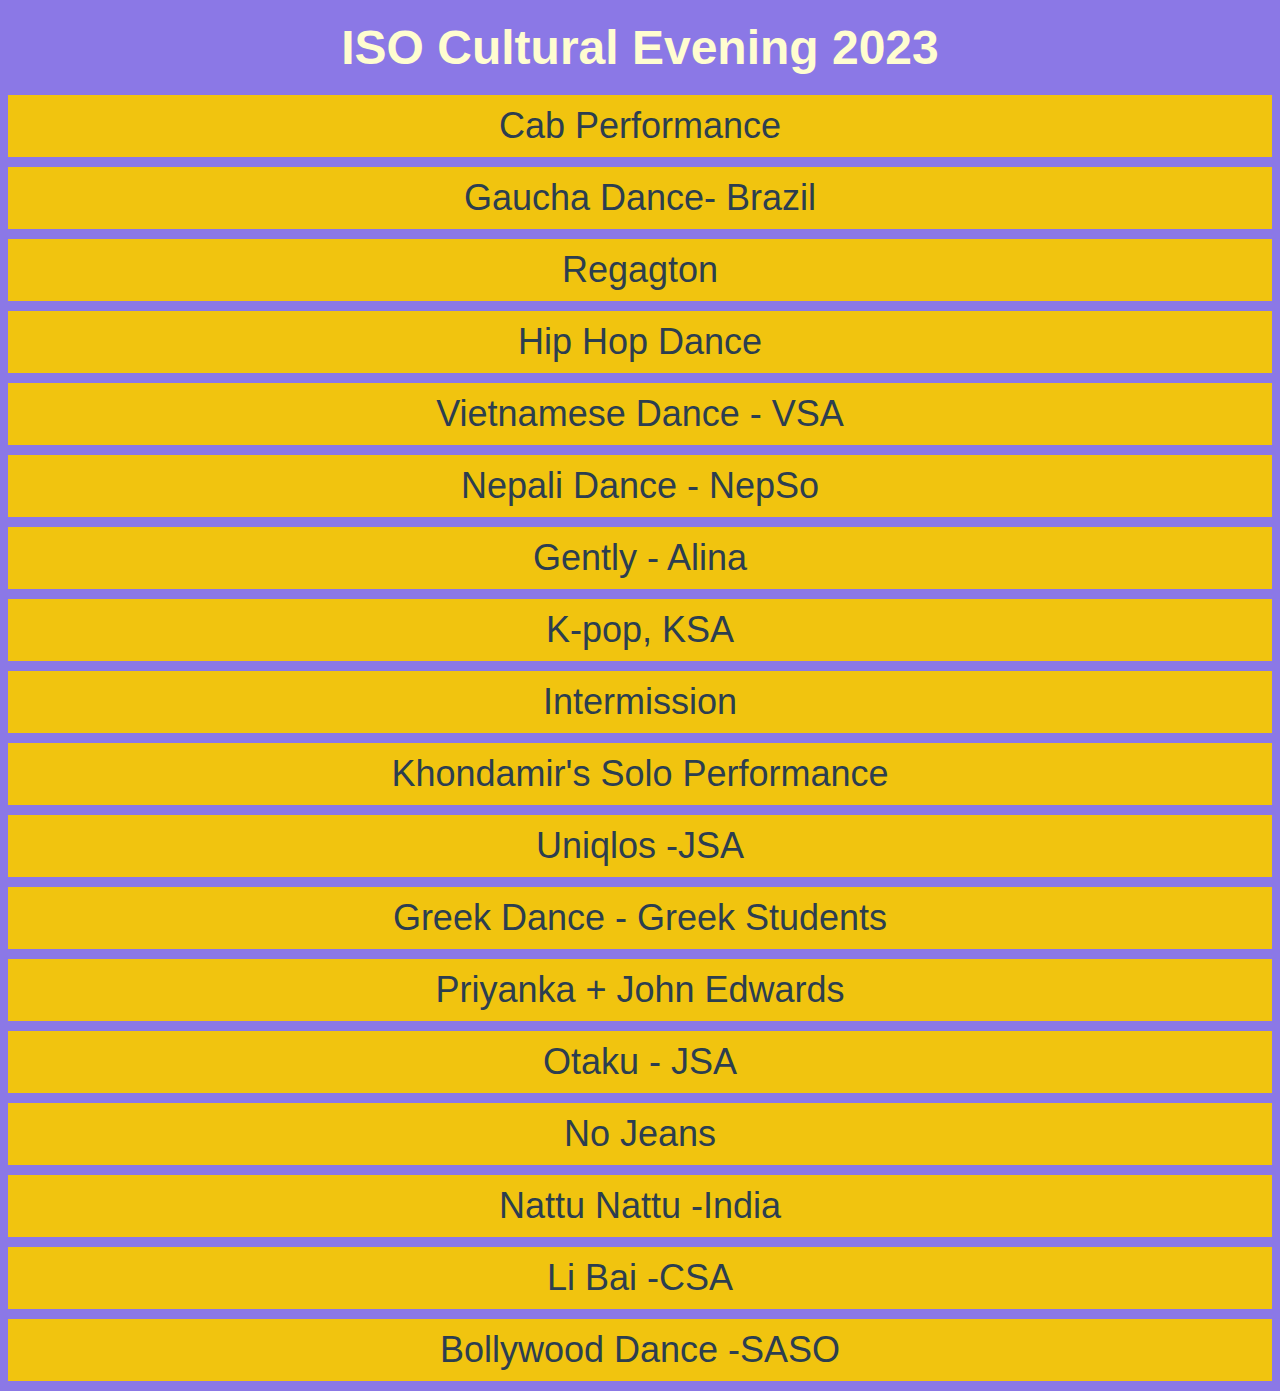
<file: cultural_evening.html>
<!DOCTYPE html>
<html>
<link rel="stylesheet" type="text/css" href="style_c.css">

<head>
    <title>Dummy List</title>
</head>

<body>
    <h1>ISO Cultural Evening 2023</h1>
    <ul id="myList">
        <li>Cab Performance</li>
        <li>Gaucha Dance- Brazil</li>
        <li>Regagton</li>
        <li>Hip Hop Dance </li>
        <li>Vietnamese Dance - VSA </li>
        <li>Nepali Dance - NepSo </li>
        <li>Gently - Alina </li>
        <li>K-pop, KSA </li>
        <li>Intermission</li>
        <li>Khondamir's Solo Performance</li>
        <li>Uniqlos -JSA </li>
        <li>Greek Dance - Greek Students </li>
        <li>Priyanka + John Edwards</li>
        <li>Otaku - JSA </li>
        <li>No Jeans </li>
        <li>Nattu Nattu -India </li>
        <li>Li Bai -CSA</li>
        <li>Bollywood Dance -SASO</li>
    </ul>
</body>

</html>
</file>
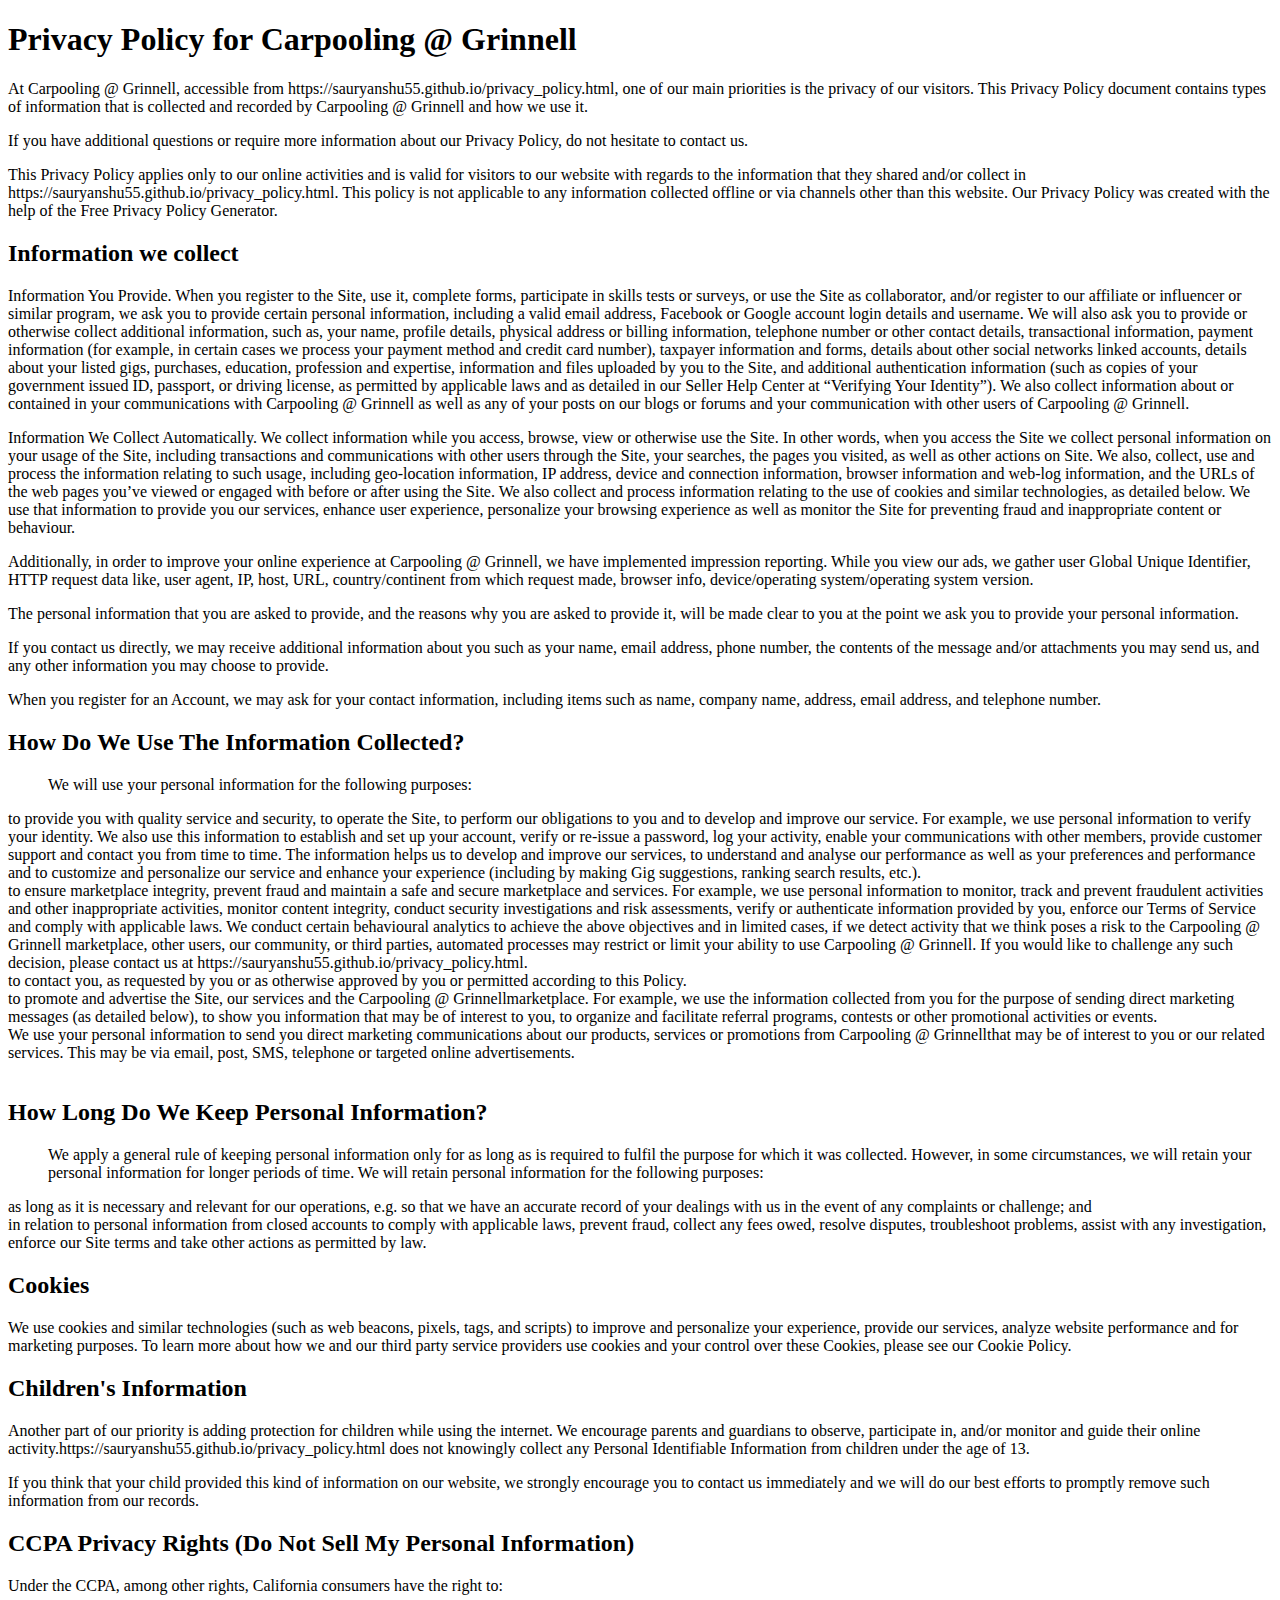
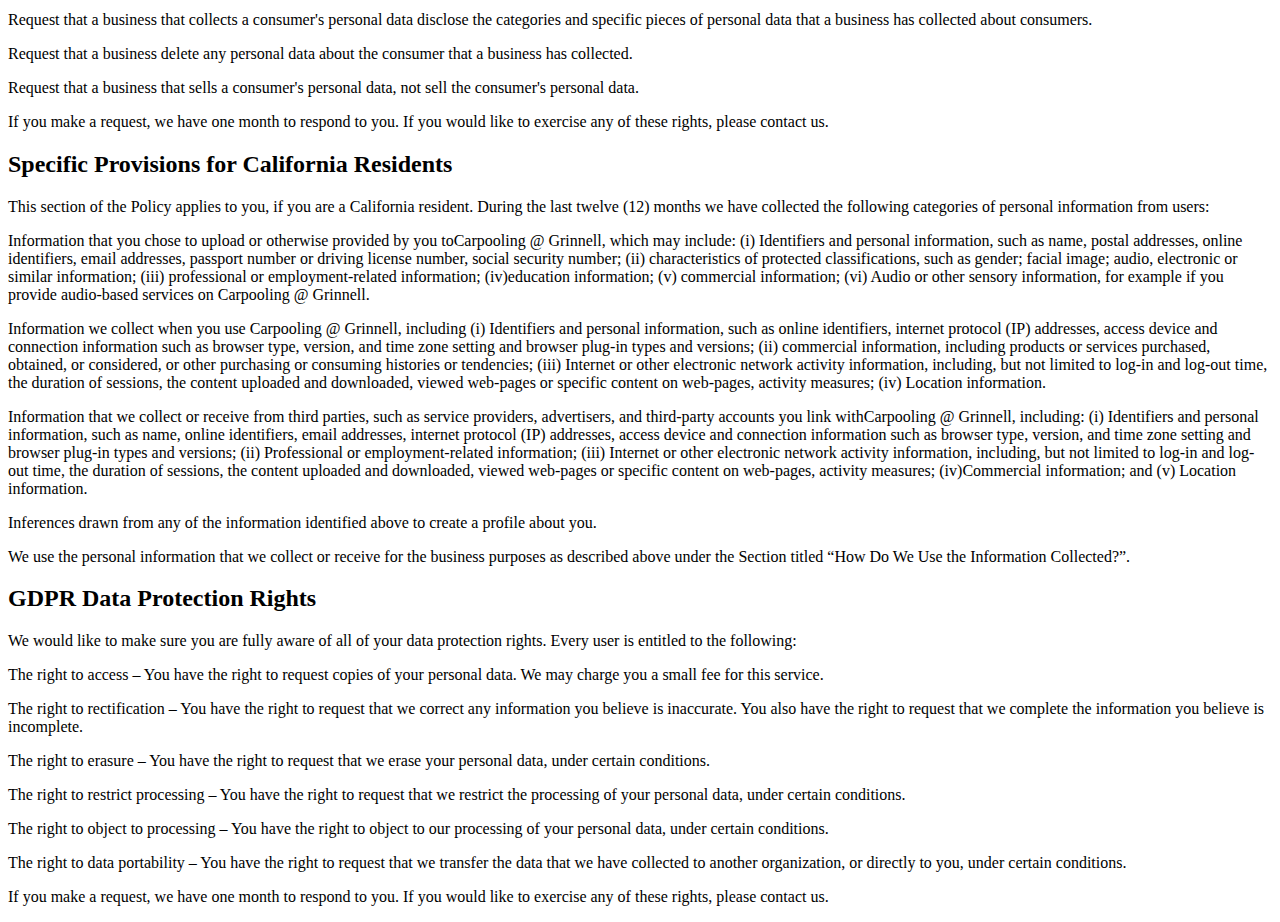
<file: privacy_policy.html>
<!DOCTYPE html><html lang='en'><head> <meta charset='UTF-8'> <meta http-equiv='X-UA-Compatible' content='IE=edge'> <meta name='viewport' content='width=device-width, initial-scale=1.0'> <title>Policy Generated by Trickuweb.com</title></head><body><h1 class="text-3xl text-center mt-12">Privacy Policy for Carpooling @ Grinnell</h1><p class="mt-4">At Carpooling @ Grinnell, accessible from https://sauryanshu55.github.io/privacy_policy.html, one of our main priorities is the privacy of our visitors. This Privacy Policy document contains types of information that is collected and recorded by Carpooling @ Grinnell and how we use it.</p><p>If you have additional questions or require more information about our Privacy Policy, do not hesitate to contact us.</p><p>This Privacy Policy applies only to our online activities and is valid for visitors to our website with regards to the information that they shared and/or collect in https://sauryanshu55.github.io/privacy_policy.html. This policy is not applicable to any information collected offline or via channels other than this website. Our Privacy Policy was created with the help of the Free Privacy Policy Generator.</p><h2 class="text-2xl mt-8">Information we collect</h2><p>Information You Provide. When you register to the Site, use it, complete forms, participate in skills tests or surveys, or use the Site as collaborator, and/or register to our affiliate or influencer or similar program, we ask you to provide certain personal information, including a valid email address, Facebook or Google account login details and username. We will also ask you to provide or otherwise collect additional information, such as, your name, profile details, physical address or billing information, telephone number or other contact details, transactional information, payment information (for example, in certain cases we process your payment method and credit card number), taxpayer information and forms, details about other social networks linked accounts, details about your listed gigs, purchases, education, profession and expertise, information and files uploaded by you to the Site, and additional authentication information (such as copies of your government issued ID, passport, or driving license, as permitted by applicable laws and as detailed in our Seller Help Center at “Verifying Your Identity”). We also collect information about or contained in your communications with Carpooling @ Grinnell as well as any of your posts on our blogs or forums and your communication with other users of Carpooling @ Grinnell.</p><p>Information We Collect Automatically. We collect information while you access, browse, view or otherwise use the Site. In other words, when you access the Site we collect personal information on your usage of the Site, including transactions and communications with other users through the Site, your searches, the pages you visited, as well as other actions on Site. We also, collect, use and process the information relating to such usage, including geo-location information, IP address, device and connection information, browser information and web-log information, and the URLs of the web pages you’ve viewed or engaged with before or after using the Site. We also collect and process information relating to the use of cookies and similar technologies, as detailed below. We use that information to provide you our services, enhance user experience, personalize your browsing experience as well as monitor the Site for preventing fraud and inappropriate content or behaviour.</p><p>Additionally, in order to improve your online experience at Carpooling @ Grinnell, we have implemented impression reporting. While you view our ads, we gather user Global Unique Identifier, HTTP request data like, user agent, IP, host, URL, country/continent from which request made, browser info, device/operating system/operating system version.</p><p>The personal information that you are asked to provide, and the reasons why you are asked to provide it, will be made clear to you at the point we ask you to provide your personal information.</p><p>If you contact us directly, we may receive additional information about you such as your name, email address, phone number, the contents of the message and/or attachments you may send us, and any other information you may choose to provide.</p><p>When you register for an Account, we may ask for your contact information, including items such as name, company name, address, email address, and telephone number.</p><h2 class="text-2xl mt-8">How Do We Use The Information Collected?</h2><div><ul>We will use your personal information for the following purposes:</ul><li>to provide you with quality service and security, to operate the Site, to perform our obligations to you and to develop and improve our service. For example, we use personal information to verify your identity. We also use this information to establish and set up your account, verify or re-issue a password, log your activity, enable your communications with other members, provide customer support and contact you from time to time. The information helps us to develop and improve our services, to understand and analyse our performance as well as your preferences and performance and to customize and personalize our service and enhance your experience (including by making Gig suggestions, ranking search results, etc.).</li><li>to ensure marketplace integrity, prevent fraud and maintain a safe and secure marketplace and services. For example, we use personal information to monitor, track and prevent fraudulent activities and other inappropriate activities, monitor content integrity, conduct security investigations and risk assessments, verify or authenticate information provided by you, enforce our Terms of Service and comply with applicable laws. We conduct certain behavioural analytics to achieve the above objectives and in limited cases, if we detect activity that we think poses a risk to the Carpooling @ Grinnell marketplace, other users, our community, or third parties, automated processes may restrict or limit your ability to use Carpooling @ Grinnell. If you would like to challenge any such decision, please contact us at https://sauryanshu55.github.io/privacy_policy.html.</li><li>to contact you, as requested by you or as otherwise approved by you or permitted according to this Policy.</li><li>to promote and advertise the Site, our services and the Carpooling @ Grinnellmarketplace. For example, we use the information collected from you for the purpose of sending direct marketing messages (as detailed below), to show you information that may be of interest to you, to organize and facilitate referral programs, contests or other promotional activities or events.</li><li>We use your personal information to send you direct marketing communications about our products, services or promotions from Carpooling @ Grinnellthat may be of interest to you or our related services. This may be via email, post, SMS, telephone or targeted online advertisements.</li><li></li></div><h2>How Long Do We Keep Personal Information?</h2><ul>We apply a general rule of keeping personal information only for as long as is required to fulfil the purpose for which it was collected. However, in some circumstances, we will retain your personal information for longer periods of time. We will retain personal information for the following purposes:</ul><li>as long as it is necessary and relevant for our operations, e.g. so that we have an accurate record of your dealings with us in the event of any complaints or challenge; and</li><li>in relation to personal information from closed accounts to comply with applicable laws, prevent fraud, collect any fees owed, resolve disputes, troubleshoot problems, assist with any investigation, enforce our Site terms and take other actions as permitted by law.</li><h2 class="text-2xl mt-8">Cookies</h2><p>We use cookies and similar technologies (such as web beacons, pixels, tags, and scripts) to improve and personalize your experience, provide our services, analyze website performance and for marketing purposes. To learn more about how we and our third party service providers use cookies and your control over these Cookies, please see our Cookie Policy.</p><h2 class="text-2xl mt-8">Children's Information</h2><p>Another part of our priority is adding protection for children while using the internet. We encourage parents and guardians to observe, participate in, and/or monitor and guide their online activity.https://sauryanshu55.github.io/privacy_policy.html does not knowingly collect any Personal Identifiable Information from children under the age of 13.</p><p>If you think that your child provided this kind of information on our website, we strongly encourage you to contact us immediately and we will do our best efforts to promptly remove such information from our records.</p><h2 class="text-2xl mt-8">CCPA Privacy Rights (Do Not Sell My Personal Information)</h2><p>Under the CCPA, among other rights, California consumers have the right to:</p><p>Request that a business that collects a consumer's personal data disclose the categories and specific pieces of personal data that a business has collected about consumers.</p><p>Request that a business delete any personal data about the consumer that a business has collected.</p><p>Request that a business that sells a consumer's personal data, not sell the consumer's personal data.</p><p>If you make a request, we have one month to respond to you. If you would like to exercise any of these rights, please contact us.</p><h2 class="text-2xl mt-8">Specific Provisions for California Residents</h2><p>This section of the Policy applies to you, if you are a California resident. During the last twelve (12) months we have collected the following categories of personal information from users:</p><p>Information that you chose to upload or otherwise provided by you toCarpooling @ Grinnell, which may include: (i) Identifiers and personal information, such as name, postal addresses, online identifiers, email addresses, passport number or driving license number, social security number; (ii) characteristics of protected classifications, such as gender; facial image; audio, electronic or similar information; (iii) professional or employment-related information; (iv)education information; (v) commercial information; (vi) Audio or other sensory information, for example if you provide audio-based services on Carpooling @ Grinnell.</p><p>Information we collect when you use Carpooling @ Grinnell, including (i) Identifiers and personal information, such as online identifiers, internet protocol (IP) addresses, access device and connection information such as browser type, version, and time zone setting and browser plug-in types and versions; (ii) commercial information, including products or services purchased, obtained, or considered, or other purchasing or consuming histories or tendencies; (iii) Internet or other electronic network activity information, including, but not limited to log-in and log-out time, the duration of sessions, the content uploaded and downloaded, viewed web-pages or specific content on web-pages, activity measures; (iv) Location information.</p><p>Information that we collect or receive from third parties, such as service providers, advertisers, and third-party accounts you link withCarpooling @ Grinnell, including: (i) Identifiers and personal information, such as name, online identifiers, email addresses, internet protocol (IP) addresses, access device and connection information such as browser type, version, and time zone setting and browser plug-in types and versions; (ii) Professional or employment-related information; (iii) Internet or other electronic network activity information, including, but not limited to log-in and log-out time, the duration of sessions, the content uploaded and downloaded, viewed web-pages or specific content on web-pages, activity measures; (iv)Commercial information; and (v) Location information.</p><p>Inferences drawn from any of the information identified above to create a profile about you.</p><p>We use the personal information that we collect or receive for the business purposes as described above under the Section titled “How Do We Use the Information Collected?”.</p><h2 class="text-2xl mt-8">GDPR Data Protection Rights</h2><p>We would like to make sure you are fully aware of all of your data protection rights. Every user is entitled to the following:</p><p>The right to access – You have the right to request copies of your personal data. We may charge you a small fee for this service.</p><p>The right to rectification – You have the right to request that we correct any information you believe is inaccurate. You also have the right to request that we complete the information you believe is incomplete.</p><p>The right to erasure – You have the right to request that we erase your personal data, under certain conditions.</p><p>The right to restrict processing – You have the right to request that we restrict the processing of your personal data, under certain conditions.</p><p>The right to object to processing – You have the right to object to our processing of your personal data, under certain conditions.</p><p>The right to data portability – You have the right to request that we transfer the data that we have collected to another organization, or directly to you, under certain conditions.</p><p>If you make a request, we have one month to respond to you. If you would like to exercise any of these rights, please contact us.</p></body></html>
</file>
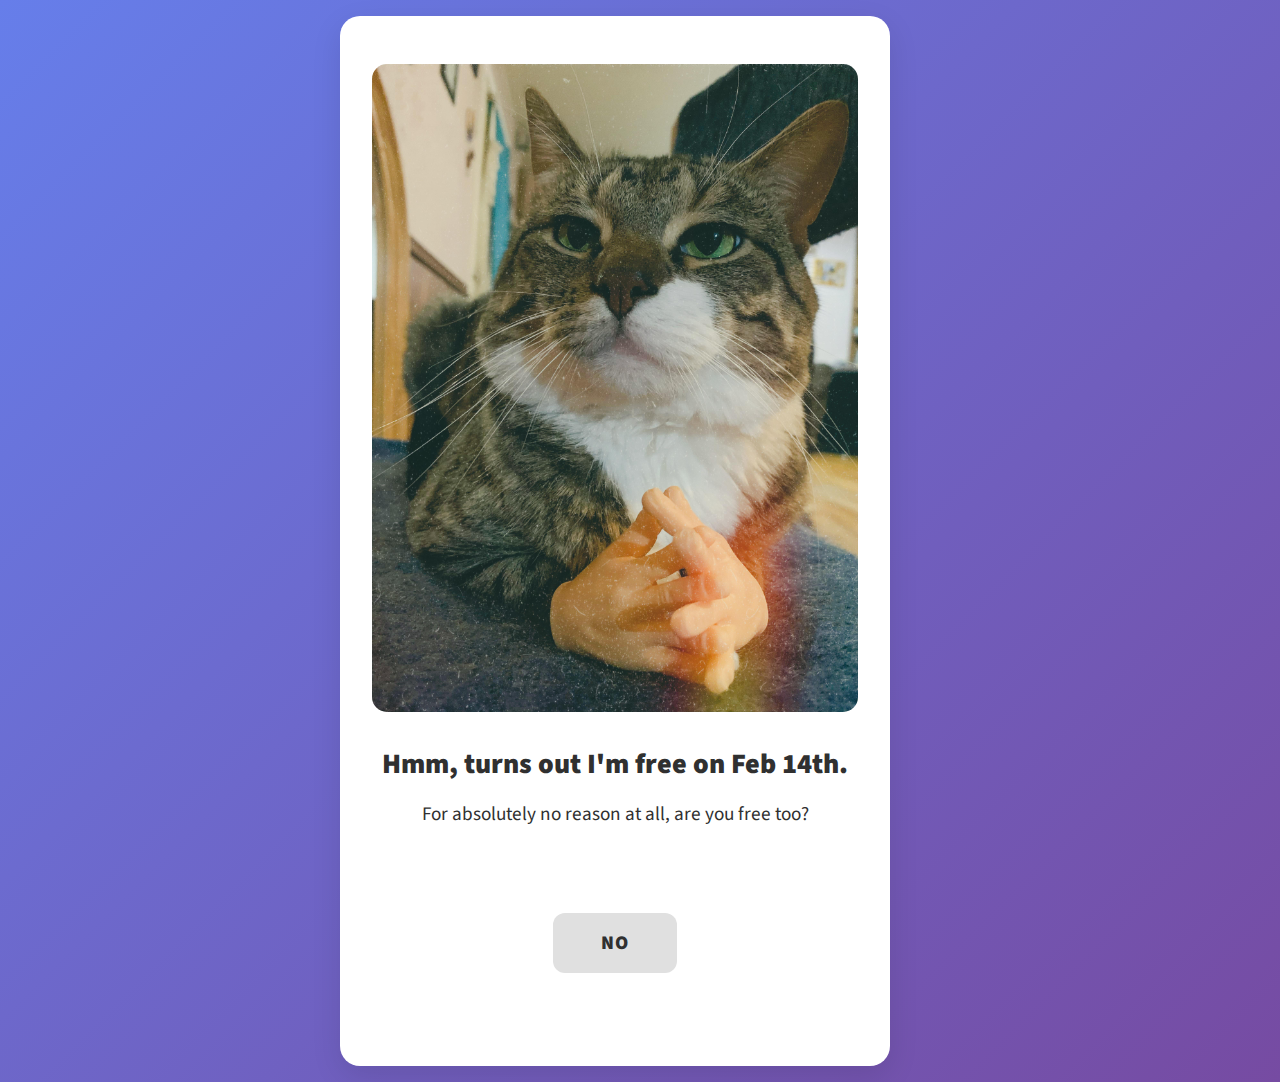
<file: valentine-q1.html>
<!DOCTYPE html>
<html lang="en">
<head>
  <meta charset="UTF-8">
  <meta name="viewport" content="width=device-width, initial-scale=1.0">
  <title>Quick Question</title>
  <link href="https://fonts.googleapis.com/css?family=Source+Code+Pro:400,900|Source+Sans+Pro:300,900&display=swap" rel="stylesheet">
  <link rel="stylesheet" href="CSS/valentine.css">
  <link rel="icon" type="image/x-icon" href="images/favicon.ico">
</head>
<body>
  <div class="container">
    <div class="card question-card">
      <div class="image-container">
        <img src="images\xjy36d74vir91.jpg" alt="Calendar" class="question-image">
      </div>
      <h2>Hmm, turns out I'm free on Feb 14th.</h2>
      <p class="question-text">For absolutely no reason at all, are you free too? </p>
      
      <div class="button-container" id="buttonContainer">
        <button id="noButton" class="btn btn-no">NO</button>
        <button id="yesButton" class="btn btn-yes hidden">YES</button>
      </div>
    </div>
  </div>

  <script src="JavaScript/valentine-q1.js"></script>
</body>
</html>
</file>
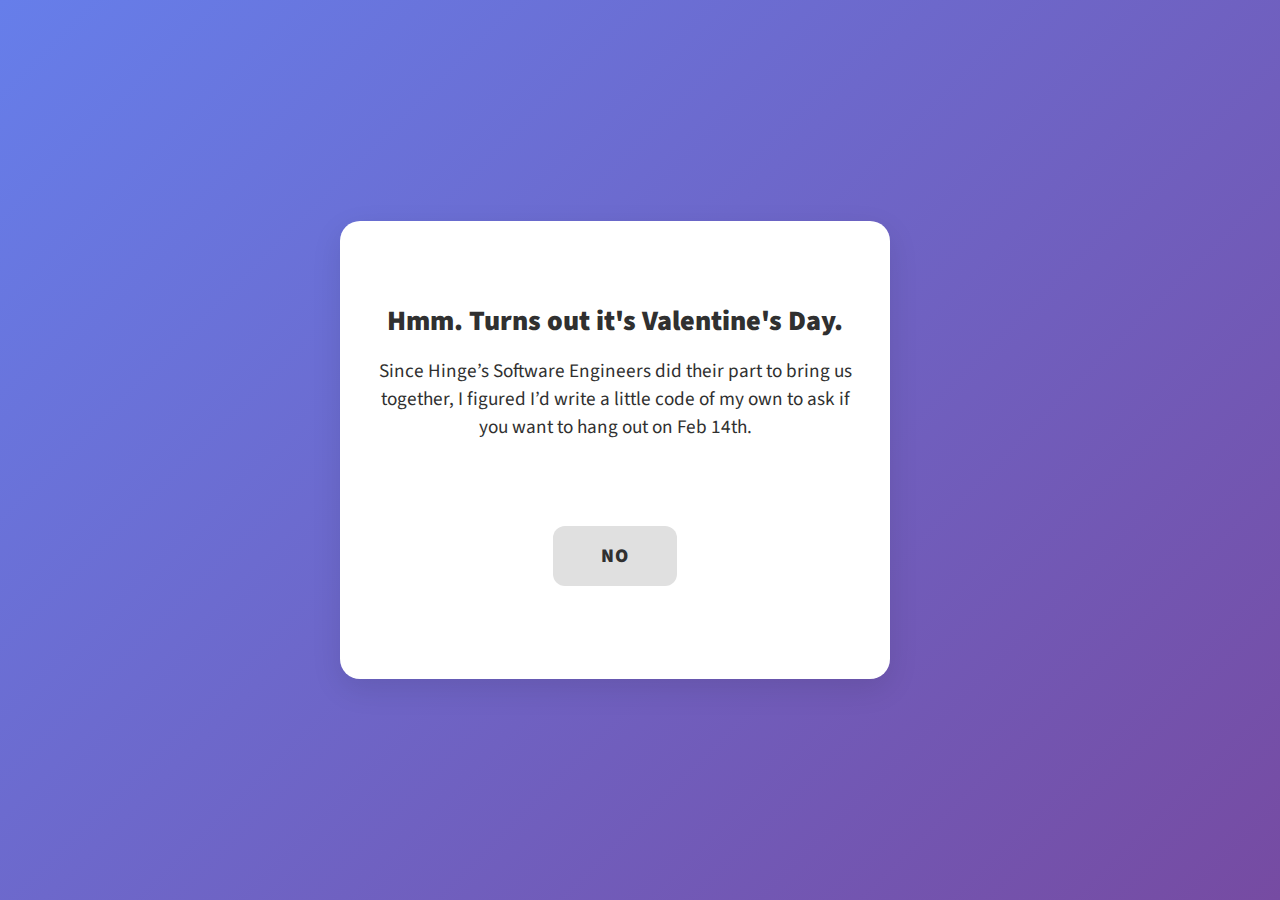
<file: valentine-q2.html>
<!DOCTYPE html>
<html lang="en">
<head>
  <meta charset="UTF-8">
  <meta name="viewport" content="width=device-width, initial-scale=1.0">
  <title>One More Thing...</title>
  <link href="https://fonts.googleapis.com/css?family=Source+Code+Pro:400,900|Source+Sans+Pro:300,900&display=swap" rel="stylesheet">
  <link rel="stylesheet" href="CSS/valentine.css">
  <link rel="icon" type="image/x-icon" href="images/favicon.ico">
</head>
<body>
  <div class="container">
    <div class="card question-card">
      <div class="image-container">
        <!-- <img src="https://images.unsplash.com/photo-1516589178581-6cd7833ae3b2?w=400&h=300&fit=crop" alt="Hearts" class="question-image"> -->
      </div>
      <h2>Hmm. Turns out it's Valentine's Day.</h2>
      <p class="question-text">Since Hinge’s Software Engineers did their part to bring us together, I figured I’d write a little code of my own to ask if you want to hang out on Feb 14th.</p>
      
      <div class="button-container" id="buttonContainer">
        <button id="noButton" class="btn btn-no">NO</button>
        <button id="yesButton" class="btn btn-yes hidden">YES</button>
      </div>
    </div>
  </div>

  <script src="JavaScript/valentine-q2.js"></script>
</body>
</html>
</file>
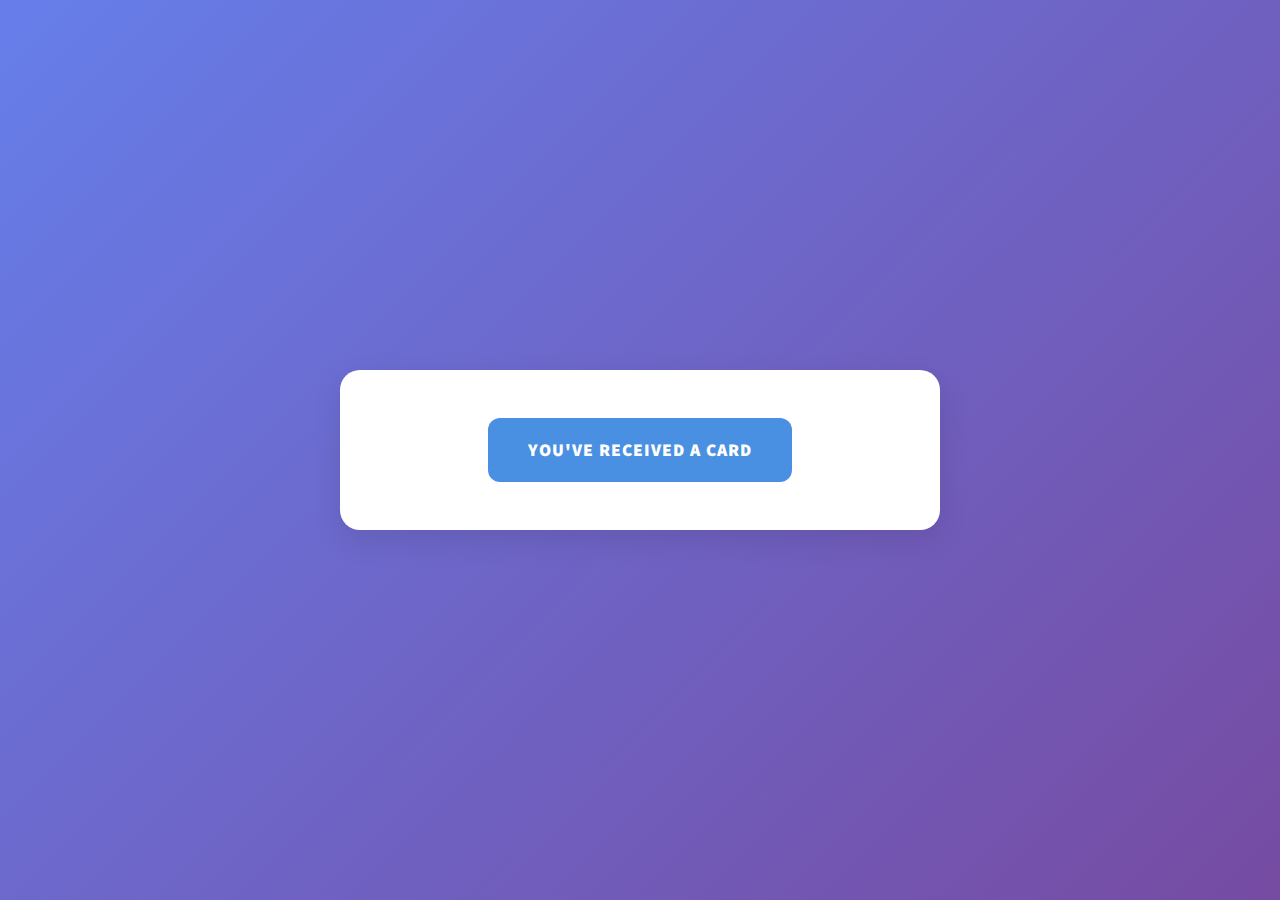
<file: valentine-reveal.html>
<!DOCTYPE html>
<html lang="en">
<head>
  <meta charset="UTF-8">
  <meta name="viewport" content="width=device-width, initial-scale=1.0">
  <title>Card!</title>
  <link href="https://fonts.googleapis.com/css?family=Source+Code+Pro:400,900|Source+Sans+Pro:300,900&display=swap" rel="stylesheet">
  <link rel="stylesheet" href="CSS/valentine.css">
  <link rel="icon" type="image/x-icon" href="images/favicon.ico">
</head>
<body>
  <div class="container">
    <div class="card reveal-card">      
      <button id="cardButton" class="btn btn-card">You've received a card</button>
      
      <div id="messageContainer" class="message-container hidden">
        <p class="early-message">Why are you so excited? <br>It's not even Saturday yet.<br>Check back on Saturday maybe?</p>
      </div>
      
      <div id="cardContainer" class="card-container hidden">
        <div class="card-photo-frame">
          <img src="images/IMG_4261.jpg" alt="You" class="card-image card-photo">
        </div>
        
        <div class="card-greeting">
          <p class="valentine-message">Happy Valentine's Day! </p>
        </div>
        
        <div class="card-signature">
          <p class="signature-text">:-) :-)</p>
          <!-- <p class="signature-name">- Sauryanshu</p> -->
        </div>
        
        <div class="hinge-section">
          <div class="hinge-divider"></div>
          <p class="hinge-text">Where it all started, by the way</p>
          <div class="hinge-frame">
            <img src="images/IMG_4392.jpg" alt="Our first conversation" class="card-image hinge-screenshot">
          </div>
        </div>
      </div>
    </div>
  </div>

  <script src="JavaScript/valentine-reveal.js"></script>
</body>
</html>
</file>
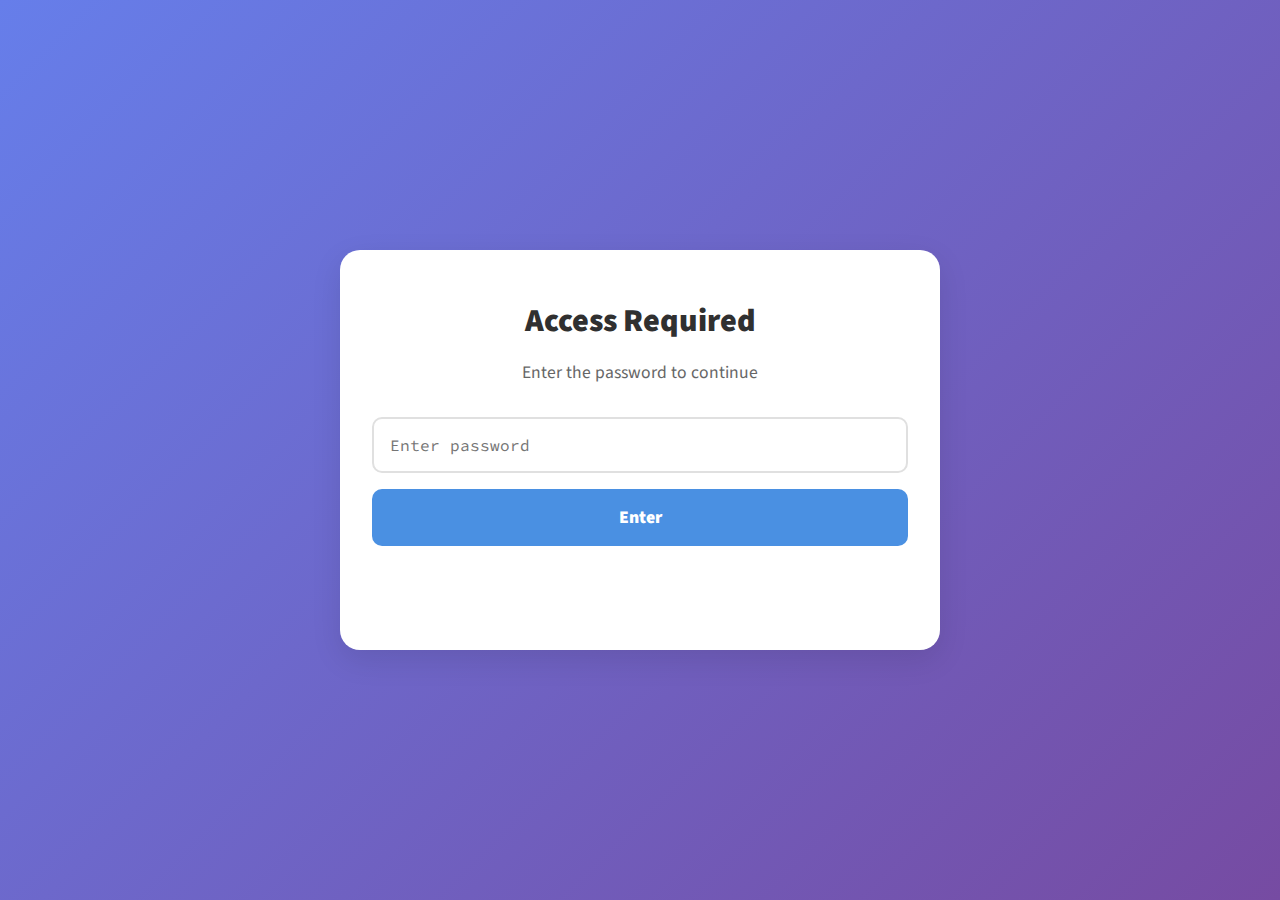
<file: valentine.html>
<!DOCTYPE html>
<html lang="en">
<head>
  <meta charset="UTF-8">
  <meta name="viewport" content="width=device-width, initial-scale=1.0">
  <title>Access Required</title>
  <link href="https://fonts.googleapis.com/css?family=Source+Code+Pro:400,900|Source+Sans+Pro:300,900&display=swap" rel="stylesheet">
  <link rel="stylesheet" href="CSS/valentine.css">
  <link rel="icon" type="image/x-icon" href="images/favicon.ico">
</head>
<body>
  <div class="container">
    <div class="card">
      <h1> Access Required</h1>
      <p>Enter the password to continue</p>
      <form id="passwordForm">
        <input type="password" id="passwordInput" placeholder="Enter password" autocomplete="off">
        <button type="submit">Enter</button>
      </form>
      <p id="errorMessage" class="error-message"></p>
    </div>
  </div>

  <script src="JavaScript/valentine.js"></script>
</body>
</html>
</file>
<file: style_c.css>
body {
    font-family: Arial, sans-serif;
    font-size: 24px;
    background-color: #8B78E6;
    color: #FFFDD0;
    text-align: center;
}

h1 {
    font-size: 48px;
    margin-top: 20px;
    margin-bottom: 20px;
}

ul {
    list-style: none;
    padding: 0;
    margin: 0;
}

li {
    font-size: 36px;
    padding: 10px;
    margin-bottom: 10px;
    background-color: #F1C40F;
    color: #2C3E50;
}

input[type="text"],
button {
    font-size: 24px;
    padding: 10px;
    border: none;
    border-radius: 5px;
    margin-bottom: 10px;
    background-color: #FFFDD0;
    color: #2C3E50;
}

button {
    cursor: pointer;
    background-color: #3498DB;
    color: #FFFDD0;
}

@media only screen and (max-width: 768px) {
    body {
        font-size: 18px;
    }
    h1 {
        font-size: 36px;
    }
    li {
        font-size: 24px;
        padding: 5px;
        margin-bottom: 5px;
    }
    input[type="text"],
    button {
        font-size: 18px;
        padding: 5px;
        margin-bottom: 5px;
    }
}
</file>
<file: CSS/valentine.css>
/* Valentine's Day Pages Stylesheet */

* {
    box-sizing: border-box;
    margin: 0;
    padding: 0;
}

:root {
    --ff-primary: 'Source Sans Pro', sans-serif;
    --ff-secondary: 'Source Code Pro', monospace;
    --fw-reg: 300;
    --fw-bold: 900;
    --clr-bg: #f5f5f5;
    --clr-card: #ffffff;
    --clr-text: #303030;
    --clr-primary: #4a90e2;
    --clr-accent: #ee3124;
    --clr-success: #50c878;
    --bs: 0 10px 30px rgba(0, 0, 0, 0.1);
}

body {
    font-family: var(--ff-primary);
    background: linear-gradient(135deg, #667eea 0%, #764ba2 100%);
    min-height: 100vh;
    display: flex;
    align-items: center;
    justify-content: center;
    padding: 1rem;
    color: var(--clr-text);
}

.container {
    width: 100%;
    max-width: 600px;
    margin: 0 auto;
}

.card {
    background: var(--clr-card);
    border-radius: 20px;
    padding: 3rem 2rem;
    box-shadow: var(--bs);
    text-align: center;
    animation: fadeIn 0.6s ease-in;
}

@keyframes fadeIn {
    from {
        opacity: 0;
        transform: translateY(-20px);
    }
    to {
        opacity: 1;
        transform: translateY(0);
    }
}

/* Password Page Styles */
h1 {
    font-size: 2rem;
    margin-bottom: 1rem;
    color: var(--clr-text);
    font-weight: var(--fw-bold);
}

p {
    font-size: 1.1rem;
    margin-bottom: 1.5rem;
    color: #666;
}

#passwordForm {
    display: flex;
    flex-direction: column;
    gap: 1rem;
    margin-top: 2rem;
}

input[type="password"] {
    padding: 1rem;
    font-size: 1rem;
    border: 2px solid #e0e0e0;
    border-radius: 10px;
    font-family: var(--ff-secondary);
    transition: border-color 0.3s ease;
}

input[type="password"]:focus {
    outline: none;
    border-color: var(--clr-primary);
}

button[type="submit"] {
    padding: 1rem 2rem;
    font-size: 1.1rem;
    font-weight: var(--fw-bold);
    background: var(--clr-primary);
    color: white;
    border: none;
    border-radius: 10px;
    cursor: pointer;
    transition: all 0.3s ease;
    font-family: var(--ff-primary);
}

button[type="submit"]:hover {
    background: #357abd;
    transform: translateY(-2px);
    box-shadow: 0 5px 15px rgba(74, 144, 226, 0.3);
}

.error-message {
    color: var(--clr-accent);
    font-size: 0.9rem;
    min-height: 1.5rem;
    margin-top: 0.5rem;
}

/* Question Pages Styles */
.question-card {
    max-width: 550px;
}

.image-container {
    margin-bottom: 2rem;
    border-radius: 15px;
    overflow: hidden;
    display: flex;
    align-items: center;
    justify-content: center;
    background: #f0f0f0;
}

.question-image {
    width: 100%;
    height: auto;
    display: block;
    object-fit: contain;
    max-width: 100%;
}

h2 {
    font-size: 1.75rem;
    margin-bottom: 1rem;
    color: var(--clr-text);
    font-weight: var(--fw-bold);
}

.question-text {
    font-size: 1.2rem;
    margin-bottom: 2.5rem;
    color: var(--clr-text);
}

.button-container {
    display: flex;
    gap: 1.5rem;
    justify-content: center;
    align-items: center;
    min-height: 60px;
    position: relative;
}

.btn {
    padding: 1rem 3rem;
    font-size: 1.2rem;
    font-weight: var(--fw-bold);
    border: none;
    border-radius: 12px;
    cursor: pointer;
    transition: all 0.3s ease;
    font-family: var(--ff-primary);
    text-transform: uppercase;
    letter-spacing: 1px;
}

.btn-no {
    background: #e0e0e0;
    color: var(--clr-text);
    position: absolute;
    transition: all 0.2s ease;
}

.btn-no:hover {
    background: #d0d0d0;
}

.btn-yes {
    background: var(--clr-success);
    color: white;
    position: relative;
}

.btn-yes:hover {
    background: #45b369;
    transform: scale(1.05);
    box-shadow: 0 5px 15px rgba(80, 200, 120, 0.3);
}

.hidden {
    display: none;
}

/* Reveal Page Styles */
.reveal-card {
    max-width: 600px;
}

.reveal-title {
    font-size: 2rem;
    margin-bottom: 2.5rem;
    color: var(--clr-text);
}

.btn-card {
    background: var(--clr-primary);
    color: white;
    padding: 1.2rem 2.5rem;
    font-size: 1.1rem;
}

.btn-card:hover {
    background: #357abd;
    transform: scale(1.05);
    box-shadow: 0 5px 20px rgba(74, 144, 226, 0.4);
}

.message-container {
    margin-top: 2rem;
    animation: fadeIn 0.5s ease-in;
}

.early-message {
    font-size: 1.3rem;
    color: var(--clr-accent);
    line-height: 1.8;
    font-weight: 500;
}

.card-container {
    margin-top: 2rem;
    animation: fadeIn 0.5s ease-in;
}

.card-image {
    width: 100%;
    height: auto;
    object-fit: contain;
    border-radius: 15px;
    margin-bottom: 1.5rem;
    max-width: 100%;
}

.card-message {
    font-size: 1.5rem;
    color: var(--clr-accent);
    font-weight: var(--fw-bold);
}

/* Responsive Design */
@media (max-width: 600px) {
    .card {
        padding: 2rem 1.5rem;
        border-radius: 15px;
    }

    h1 {
        font-size: 1.5rem;
    }

    h2 {
        font-size: 1.4rem;
    }

    .question-text {
        font-size: 1.1rem;
    }

    .btn {
        padding: 0.9rem 2.5rem;
        font-size: 1.1rem;
    }

    .reveal-title {
        font-size: 1.6rem;
    }

    .early-message {
        font-size: 1.1rem;
    }

    .card-message {
        font-size: 1.3rem;
    }

    .question-image {
        width: 100%;
    }
}

@media (max-width: 400px) {
    .card {
        padding: 1.5rem 1rem;
    }

    .btn {
        padding: 0.8rem 2rem;
        font-size: 1rem;
    }

    h1, .reveal-title {
        font-size: 1.3rem;
    }

    h2 {
        font-size: 1.2rem;
    }
}

/* Touch device optimizations */
@media (hover: none) and (pointer: coarse) {
    .btn:active {
        transform: scale(0.95);
    }

    .btn-yes:active {
        transform: scale(1);
    }
}
</file>
